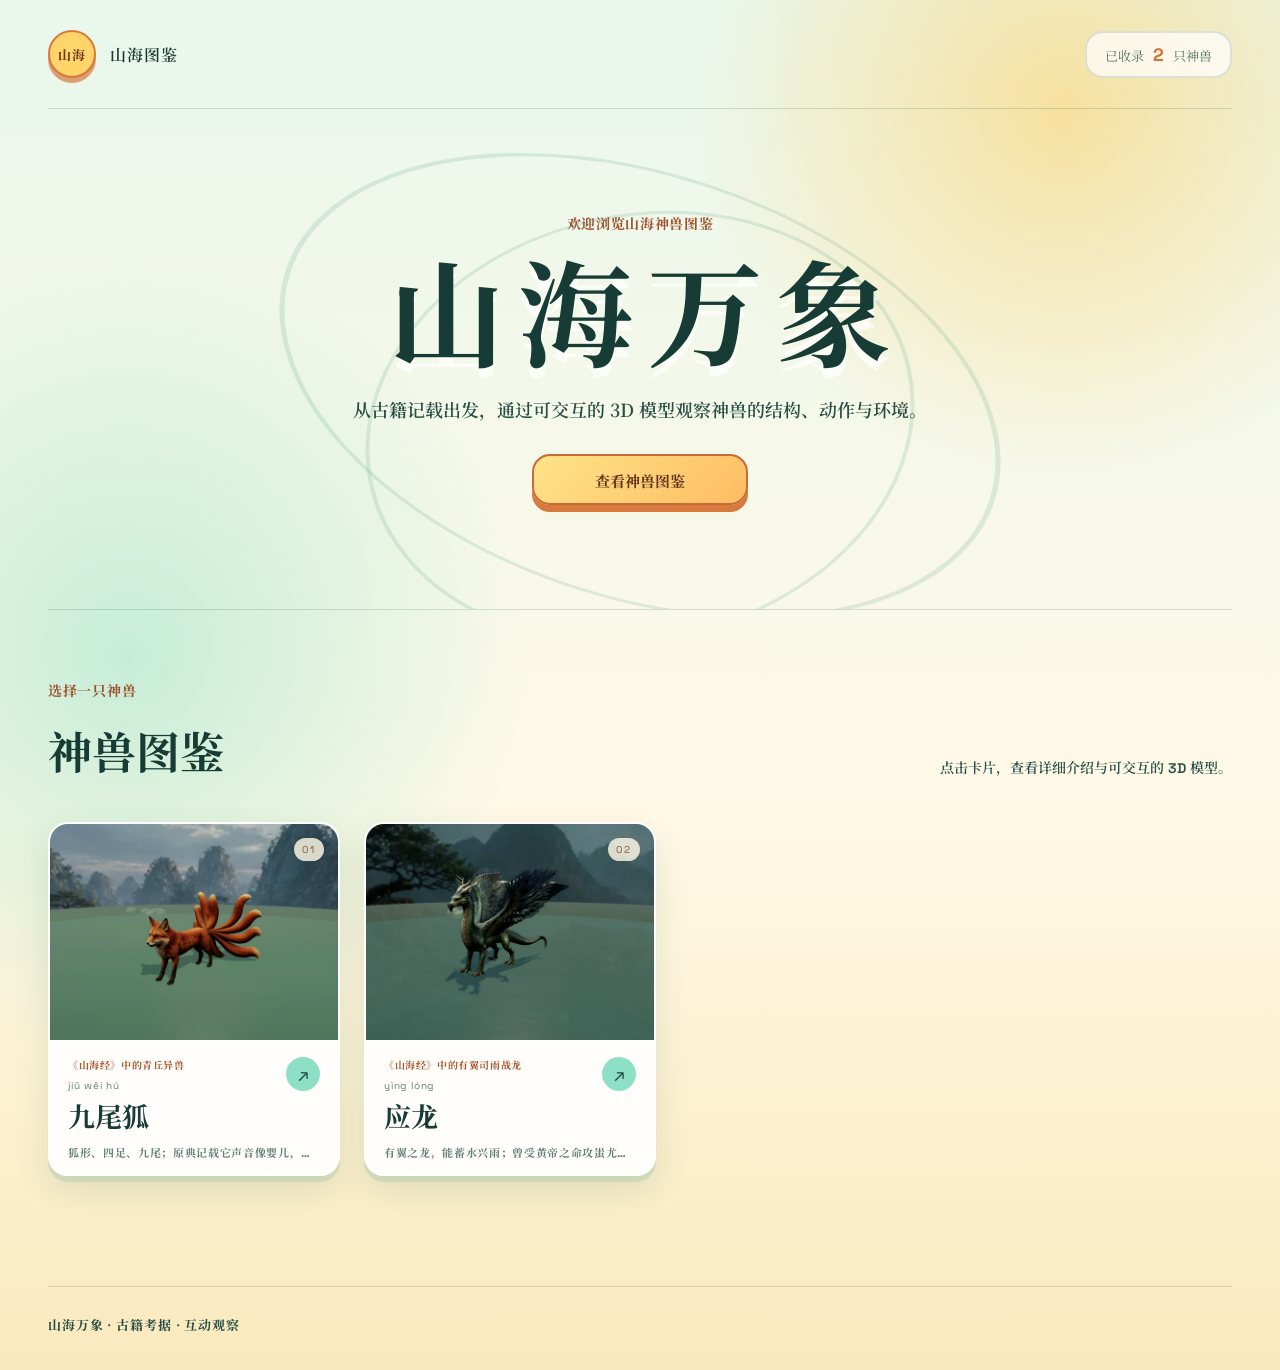
<file: index.html>
<!doctype html>
<html lang="zh-CN">
  <head>
    <meta charset="UTF-8" />
    <meta name="viewport" content="width=device-width, initial-scale=1" />
    <meta
      name="description"
      content="山海万象儿童可读 3D 神兽图鉴：提供神兽名拼音、详细介绍、语音朗读、动作观察与鼠标互动。"
    />
    <title>山海万象 · Shanhaiworld</title>
    <link rel="icon" href="./assets/favicon.svg" type="image/svg+xml" />
    <link rel="stylesheet" href="./assets/css/site.css?v=20260815-home-preview-1" />
  </head>
  <body class="home-page kid-home">
    <header class="site-header">
      <a class="brand" href="./index.html" aria-label="山海万象首页">
        <span class="brand-mark">山海</span>
        <span class="brand-name"><span>山海图鉴</span></span>
      </a>
      <div class="catalog-count" aria-live="polite">
        已收录 <strong id="collection-count">0</strong> 只神兽
      </div>
    </header>

    <main>
      <section class="hero" aria-labelledby="hero-title">
        <p class="eyebrow"><span>欢迎浏览山海神兽图鉴</span></p>
        <h1 id="hero-title">山海万象</h1>
        <p class="hero-copy">
          <span>从古籍记载出发，通过可交互的 3D 模型观察神兽的结构、动作与环境。</span>
        </p>
        <a class="hero-link" href="#collection-grid"><span>查看神兽图鉴</span></a>
      </section>

      <section class="catalog-section" aria-labelledby="catalog-title">
        <div class="section-heading">
          <div>
            <p class="eyebrow"><span>选择一只神兽</span></p>
            <h2 id="catalog-title">神兽图鉴</h2>
          </div>
          <p><span>点击卡片，查看详细介绍与可交互的 3D 模型。</span></p>
        </div>

        <div id="collection-grid" class="collection-grid" aria-live="polite"></div>

        <div id="empty-state" class="empty-state" hidden>
          <span class="empty-orbit" aria-hidden="true"></span>
          <h3>神兽正在苏醒</h3>
          <p>使用 <code>$shanhai3d 神兽名称</code> 创建第一只神兽。</p>
        </div>
      </section>
    </main>

    <footer class="site-footer">
      <span class="footer-copy"><b>山海万象 · 古籍考据 · 互动观察</b></span>
    </footer>

    <noscript>此网站需要启用 JavaScript 才能加载神兽图鉴。</noscript>
    <script type="module" src="./assets/js/home.js?v=20260815-kids-4"></script>
  </body>
</html>
</file>
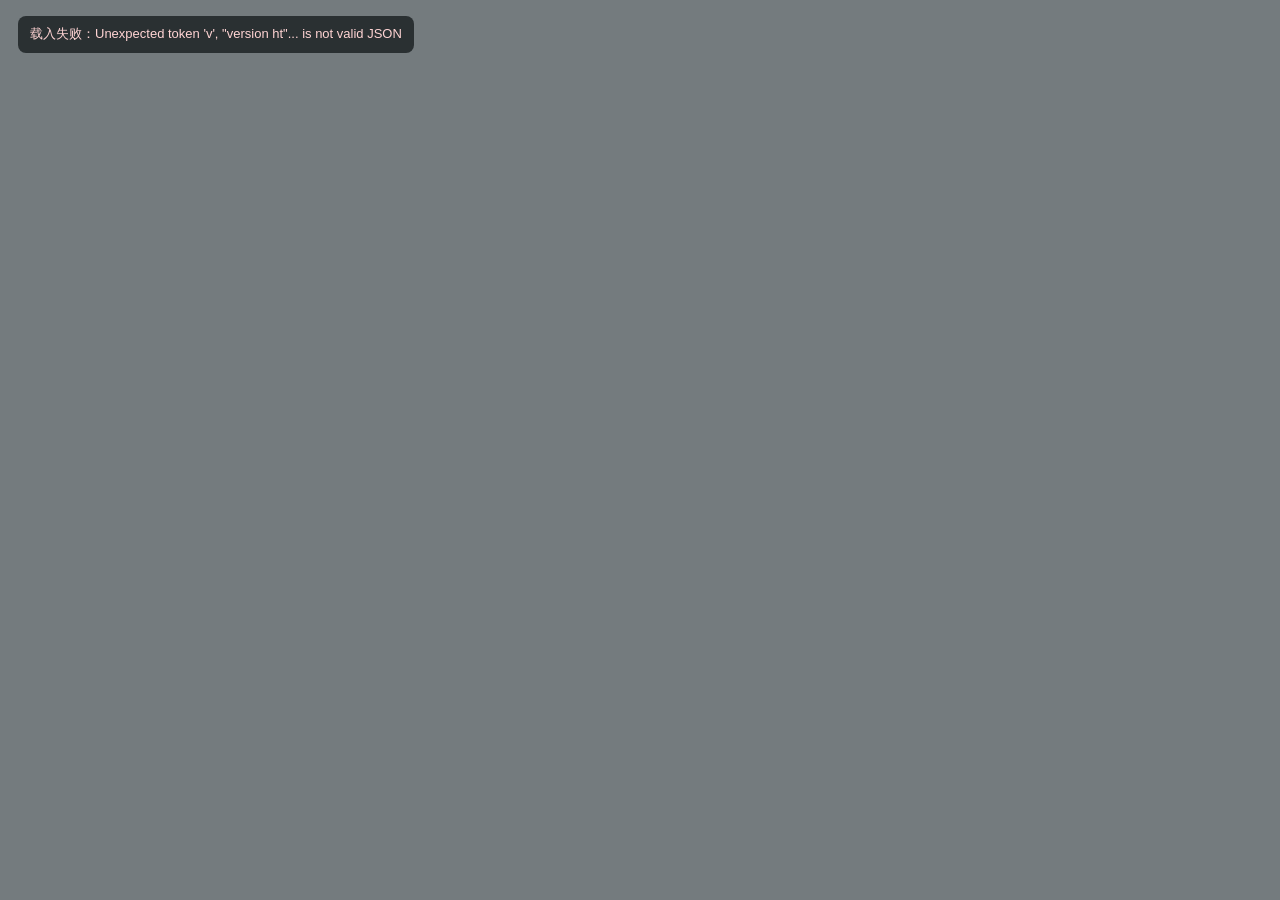
<file: collections/jiuweihu/reports/model-qc-viewer.html>
<!doctype html>
<html lang="zh-CN">
<head>
  <meta charset="utf-8">
  <meta name="viewport" content="width=device-width, initial-scale=1">
  <title>九尾狐 · Rodin 源模型 QC</title>
  <style>
    html, body { width: 100%; height: 100%; margin: 0; overflow: hidden; background: #697073; }
    canvas { display: block; width: 100%; height: 100%; }
    #status { position: fixed; left: 18px; top: 16px; padding: 9px 12px; border-radius: 8px; color: #f6f1e8; background: rgba(15, 20, 21, .72); font: 13px/1.45 -apple-system, BlinkMacSystemFont, sans-serif; white-space: pre-line; }
    body[data-ready="true"] #status { color: #d9f3df; }
    body[data-error="true"] #status { color: #ffd4d4; }
  </style>
  <script type="importmap">
    {
      "imports": {
        "three": "../../../assets/vendor/three/build/three.module.min.js"
      }
    }
  </script>
</head>
<body data-ready="false" data-error="false">
  <div id="status">正在载入 Rodin 源模型…</div>
  <script type="module">
    import * as THREE from 'three';
    import { GLTFLoader } from '../../../assets/vendor/three/examples/jsm/loaders/GLTFLoader.js';
    import { OrbitControls } from '../../../assets/vendor/three/examples/jsm/controls/OrbitControls.js';

    const query = new URLSearchParams(location.search);
    const yaw = THREE.MathUtils.degToRad(Number(query.get('yaw') || 0));
    const pitch = THREE.MathUtils.degToRad(Number(query.get('pitch') || 7));
    const detail = query.get('detail') || 'full';
    const status = document.querySelector('#status');
    const scene = new THREE.Scene();
    scene.background = new THREE.Color(0x747b7e);
    scene.fog = new THREE.Fog(0x747b7e, 18, 38);

    const camera = new THREE.PerspectiveCamera(31, innerWidth / innerHeight, 0.02, 100);
    const renderer = new THREE.WebGLRenderer({ antialias: true, alpha: false, powerPreference: 'high-performance' });
    renderer.setPixelRatio(Math.min(devicePixelRatio, 2));
    renderer.setSize(innerWidth, innerHeight);
    renderer.outputColorSpace = THREE.SRGBColorSpace;
    renderer.toneMapping = THREE.ACESFilmicToneMapping;
    renderer.toneMappingExposure = 1.05;
    renderer.shadowMap.enabled = true;
    renderer.shadowMap.type = THREE.PCFSoftShadowMap;
    document.body.prepend(renderer.domElement);

    scene.add(new THREE.HemisphereLight(0xc9dddf, 0x4a4038, 2.1));
    const key = new THREE.DirectionalLight(0xffe1b5, 4.0);
    key.position.set(5, 9, 6);
    key.castShadow = true;
    key.shadow.mapSize.set(2048, 2048);
    scene.add(key);
    const rim = new THREE.DirectionalLight(0xa8cfff, 2.0);
    rim.position.set(-7, 5, -6);
    scene.add(rim);

    const ground = new THREE.Mesh(
      new THREE.CircleGeometry(16, 96),
      new THREE.MeshStandardMaterial({ color: 0x596164, roughness: 0.97, metalness: 0 })
    );
    ground.rotation.x = -Math.PI / 2;
    ground.receiveShadow = true;
    scene.add(ground);

    const controls = new OrbitControls(camera, renderer.domElement);
    controls.enableDamping = true;
    controls.dampingFactor = 0.07;
    controls.enablePan = false;

    try {
      const gltf = await new GLTFLoader().loadAsync('../models/raw.glb');
      const model = gltf.scene;
      model.traverse((object) => {
        if (!object.isMesh) return;
        object.castShadow = true;
        object.receiveShadow = true;
        object.frustumCulled = false;
        if (object.material?.map) object.material.map.colorSpace = THREE.SRGBColorSpace;
      });
      scene.add(model);

      let box = new THREE.Box3().setFromObject(model);
      const center = box.getCenter(new THREE.Vector3());
      model.position.set(-center.x, -box.min.y, -center.z);
      model.updateMatrixWorld(true);
      box = new THREE.Box3().setFromObject(model);
      const size = box.getSize(new THREE.Vector3());
      const sphere = box.getBoundingSphere(new THREE.Sphere());
      const target = new THREE.Vector3(0, size.y * 0.46, 0);
      let radius = sphere.radius * 2.55;
      if (detail === 'face') {
        target.set(0, size.y * 0.72, size.z * 0.27);
        radius = sphere.radius * 1.25;
      } else if (detail === 'tails') {
        target.set(0, size.y * 0.58, -size.z * 0.22);
        radius = sphere.radius * 1.38;
      } else if (detail === 'roots') {
        target.set(0, size.y * 0.47, -size.z * 0.11);
        radius = sphere.radius * 0.92;
      }
      camera.position.set(
        target.x + Math.sin(yaw) * Math.cos(pitch) * radius,
        target.y + Math.sin(pitch) * radius,
        target.z + Math.cos(yaw) * Math.cos(pitch) * radius
      );
      camera.lookAt(target);
      controls.target.copy(target);
      controls.minDistance = sphere.radius * 0.5;
      controls.maxDistance = sphere.radius * 4.0;
      controls.update();

      globalThis.__MODEL_QC__ = {
        ready: true,
        yaw: Number(query.get('yaw') || 0),
        detail,
        size: size.toArray(),
        radius: sphere.radius,
        meshes: 1,
        triangles: 91600
      };
      status.textContent = `Rodin source v4 cleaned · ${detail} · yaw ${globalThis.__MODEL_QC__.yaw}°\n91,600 triangles · 4K PBR candidate`;
      document.body.dataset.ready = 'true';
    } catch (error) {
      console.error(error);
      status.textContent = `载入失败：${error.message}`;
      document.body.dataset.error = 'true';
    }

    function render() {
      controls.update();
      renderer.render(scene, camera);
      requestAnimationFrame(render);
    }
    render();

    addEventListener('resize', () => {
      camera.aspect = innerWidth / innerHeight;
      camera.updateProjectionMatrix();
      renderer.setSize(innerWidth, innerHeight);
    });
  </script>
</body>
</html>
</file>
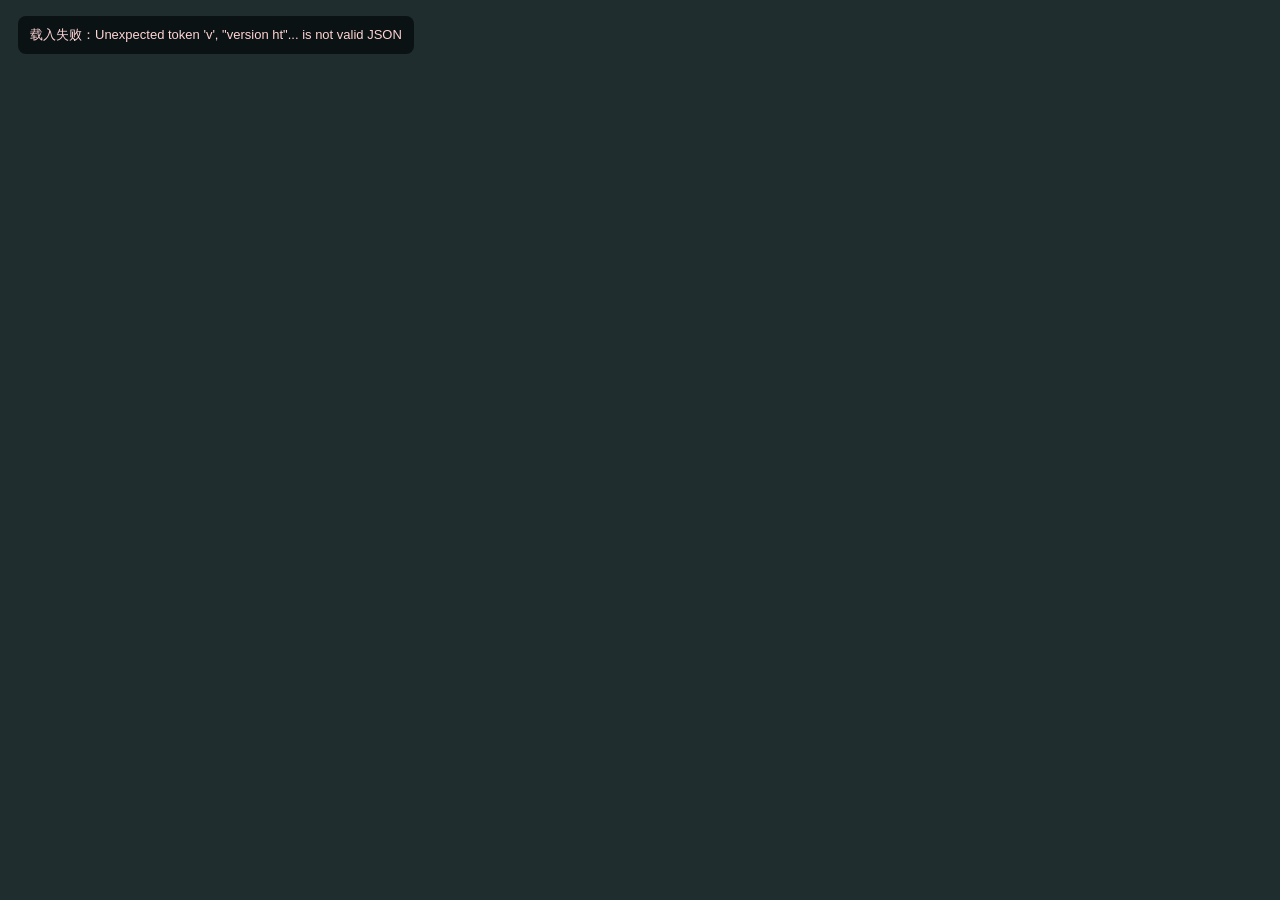
<file: collections/jiuweihu/reports/morph-qc-viewer.html>
<!doctype html>
<html lang="zh-CN">
<head>
  <meta charset="utf-8">
  <meta name="viewport" content="width=device-width, initial-scale=1">
  <title>九尾狐 · Morph 动作 QC</title>
  <style>
    html, body { width: 100%; height: 100%; margin: 0; overflow: hidden; background: #152022; }
    canvas { display: block; width: 100%; height: 100%; }
    #status { position: fixed; left: 18px; top: 16px; z-index: 2; padding: 9px 12px; border-radius: 8px; color: #e4f6e9; background: rgba(6, 12, 13, .80); font: 13px/1.5 -apple-system, BlinkMacSystemFont, sans-serif; white-space: pre-line; }
    body[data-error="true"] #status { color: #ffd4d4; }
  </style>
  <script type="importmap">
    {"imports":{"three":"../../../assets/vendor/three/build/three.module.min.js"}}
  </script>
</head>
<body data-ready="false" data-error="false">
  <div id="status">正在载入 Morph 动作…</div>
  <script type="module">
    import * as THREE from 'three';
    import { GLTFLoader } from '../../../assets/vendor/three/examples/jsm/loaders/GLTFLoader.js';
    import { OrbitControls } from '../../../assets/vendor/three/examples/jsm/controls/OrbitControls.js';

    const query = new URLSearchParams(location.search);
    const clipIndex = Number(query.get('clip') || 0);
    const requestedTime = Number(query.get('time') || 0);
    const yawDegrees = Number(query.get('yaw') || 90);
    const modelFile = query.get('model') || 'morph-v8.glb';
    const yaw = THREE.MathUtils.degToRad(yawDegrees);
    const live = query.get('live') === '1';
    const status = document.querySelector('#status');
    const scene = new THREE.Scene();
    scene.background = new THREE.Color(0x202d2f);
    scene.fog = new THREE.Fog(0x202d2f, 18, 38);
    const camera = new THREE.PerspectiveCamera(32, innerWidth / innerHeight, .02, 100);
    const renderer = new THREE.WebGLRenderer({ antialias: true, powerPreference: 'high-performance' });
    renderer.setPixelRatio(Math.min(devicePixelRatio, 2));
    renderer.setSize(innerWidth, innerHeight);
    renderer.outputColorSpace = THREE.SRGBColorSpace;
    renderer.toneMapping = THREE.ACESFilmicToneMapping;
    renderer.toneMappingExposure = 1.04;
    renderer.shadowMap.enabled = true;
    renderer.shadowMap.type = THREE.PCFSoftShadowMap;
    document.body.prepend(renderer.domElement);
    scene.add(new THREE.HemisphereLight(0xc8e1df, 0x31271f, 2.2));
    const key = new THREE.DirectionalLight(0xffd7a3, 4.2);
    key.position.set(5, 9, 6);
    key.castShadow = true;
    key.shadow.mapSize.set(2048, 2048);
    scene.add(key);
    const rim = new THREE.DirectionalLight(0x76bbed, 2.3);
    rim.position.set(-7, 5, -6);
    scene.add(rim);
    const ground = new THREE.Mesh(new THREE.CircleGeometry(16, 96), new THREE.MeshStandardMaterial({ color: 0x2b3a3c, roughness: .98 }));
    ground.rotation.x = -Math.PI / 2;
    ground.receiveShadow = true;
    scene.add(ground);
    const controls = new OrbitControls(camera, renderer.domElement);
    controls.enableDamping = true;
    controls.enablePan = false;
    const clock = new THREE.Clock();
    let mixer = null;

    try {
      const gltf = await new GLTFLoader().loadAsync(`../models/${modelFile}`);
      const model = gltf.scene;
      let mesh = null;
      model.traverse((object) => {
        if (!object.isMesh) return;
        object.castShadow = true;
        object.receiveShadow = true;
        object.frustumCulled = false;
        if (object.material?.map) object.material.map.colorSpace = THREE.SRGBColorSpace;
        if (object.morphTargetInfluences) mesh = object;
      });
      scene.add(model);
      mixer = new THREE.AnimationMixer(model);
      const clip = gltf.animations[Math.max(0, Math.min(clipIndex, gltf.animations.length - 1))];
      const action = mixer.clipAction(clip);
      action.play();
      const time = Math.max(0, Math.min(requestedTime, Math.max(0, clip.duration - .001)));
      mixer.setTime(time);
      model.updateMatrixWorld(true);
      let box = new THREE.Box3().setFromObject(model);
      const center = box.getCenter(new THREE.Vector3());
      model.position.set(-center.x, -box.min.y, -center.z);
      model.updateMatrixWorld(true);
      box = new THREE.Box3().setFromObject(model);
      const size = box.getSize(new THREE.Vector3());
      const sphere = box.getBoundingSphere(new THREE.Sphere());
      const target = new THREE.Vector3(0, size.y * .48, 0);
      const radius = sphere.radius * 2.62;
      camera.position.set(target.x + Math.sin(yaw) * radius, target.y + radius * .08, target.z + Math.cos(yaw) * radius);
      camera.lookAt(target);
      controls.target.copy(target);
      controls.minDistance = sphere.radius * .7;
      controls.maxDistance = sphere.radius * 4;
      controls.update();
      globalThis.__MORPH_QC__ = {
        ready: true,
        mode: 'morph',
        clip: clip.name,
        clipIndex,
        duration: clip.duration,
        time,
        yaw: yawDegrees,
        live,
        morphTargets: mesh ? Object.keys(mesh.morphTargetDictionary || {}) : [],
        weights: mesh?.morphTargetInfluences?.slice() || []
      };
      status.textContent = `${clip.name} · morph fallback\n16 semantic targets · t=${time.toFixed(2)}s / ${clip.duration.toFixed(2)}s · yaw ${yawDegrees}°`;
      document.body.dataset.ready = 'true';
    } catch (error) {
      console.error(error);
      status.textContent = `载入失败：${error.message}`;
      document.body.dataset.error = 'true';
    }

    function render() {
      const delta = clock.getDelta();
      if (live && mixer) mixer.update(delta);
      controls.update();
      renderer.render(scene, camera);
      requestAnimationFrame(render);
    }
    render();
    addEventListener('resize', () => {
      camera.aspect = innerWidth / innerHeight;
      camera.updateProjectionMatrix();
      renderer.setSize(innerWidth, innerHeight);
    });
  </script>
</body>
</html>
</file>
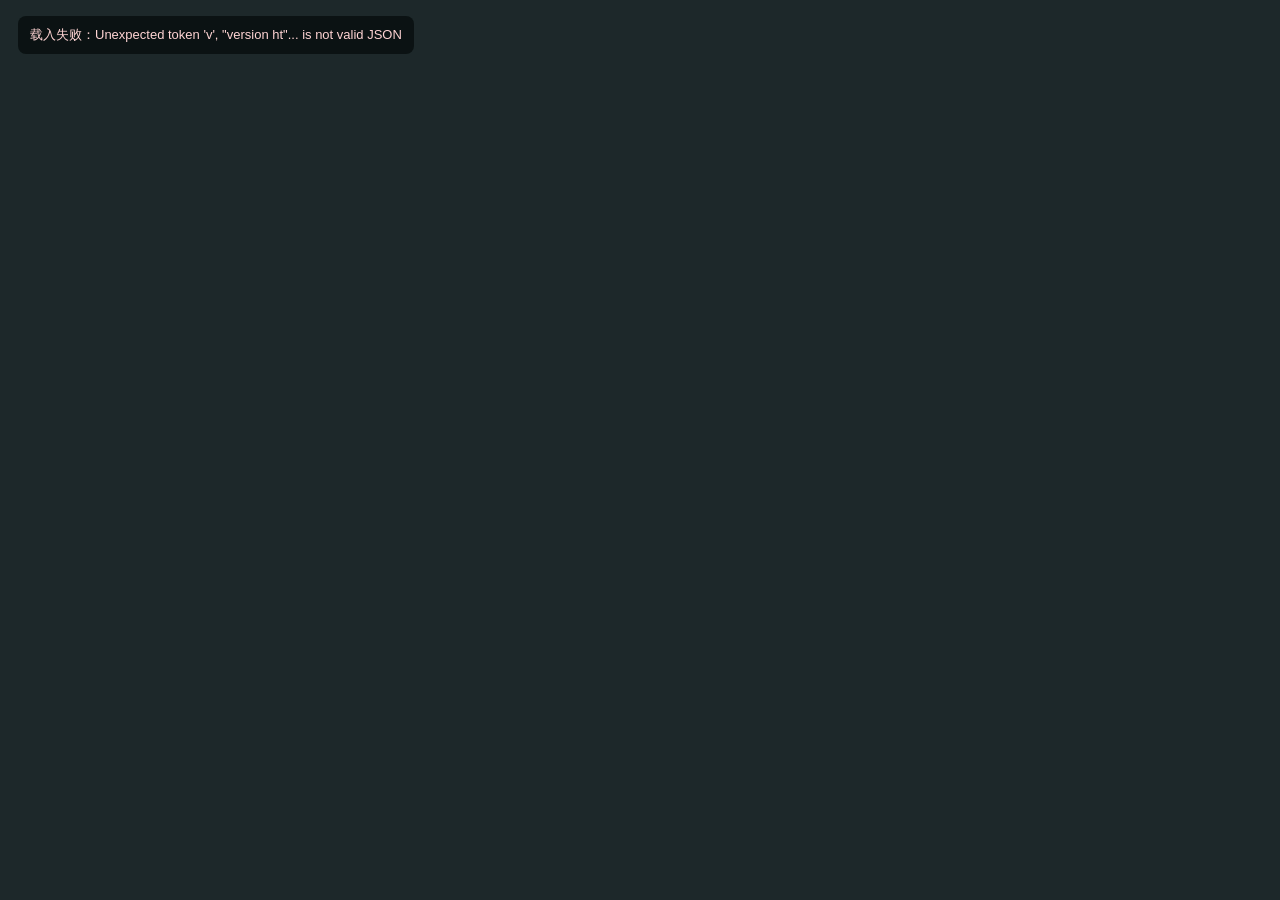
<file: collections/jiuweihu/reports/rig-qc-viewer.html>
<!doctype html>
<html lang="zh-CN">
<head>
  <meta charset="utf-8">
  <meta name="viewport" content="width=device-width, initial-scale=1">
  <title>九尾狐 · 四足骨骼 QC</title>
  <style>
    html, body { width: 100%; height: 100%; margin: 0; overflow: hidden; background: #11191b; }
    canvas { display: block; width: 100%; height: 100%; }
    #status { position: fixed; left: 18px; top: 16px; z-index: 2; padding: 9px 12px; border-radius: 8px; color: #e6f5ea; background: rgba(7, 13, 14, .78); font: 13px/1.5 -apple-system, BlinkMacSystemFont, sans-serif; white-space: pre-line; }
    body[data-error="true"] #status { color: #ffd4d4; }
  </style>
  <script type="importmap">
    {"imports":{"three":"../../../assets/vendor/three/build/three.module.min.js"}}
  </script>
</head>
<body data-ready="false" data-error="false">
  <div id="status">正在载入 Tripo 四足骨骼…</div>
  <script type="module">
    import * as THREE from 'three';
    import { GLTFLoader } from '../../../assets/vendor/three/examples/jsm/loaders/GLTFLoader.js';
    import { OrbitControls } from '../../../assets/vendor/three/examples/jsm/controls/OrbitControls.js';

    const query = new URLSearchParams(location.search);
    const yawDegrees = Number(query.get('yaw') || 90);
    const yaw = THREE.MathUtils.degToRad(yawDegrees);
    const time = Number(query.get('time') || 0);
    const live = query.get('live') === '1';
    const showSkeleton = query.get('skeleton') === '1';
    const status = document.querySelector('#status');
    const scene = new THREE.Scene();
    scene.background = new THREE.Color(0x1d282a);
    scene.fog = new THREE.Fog(0x1d282a, 18, 38);

    const camera = new THREE.PerspectiveCamera(32, innerWidth / innerHeight, .02, 100);
    const renderer = new THREE.WebGLRenderer({ antialias: true, powerPreference: 'high-performance' });
    renderer.setPixelRatio(Math.min(devicePixelRatio, 2));
    renderer.setSize(innerWidth, innerHeight);
    renderer.outputColorSpace = THREE.SRGBColorSpace;
    renderer.toneMapping = THREE.ACESFilmicToneMapping;
    renderer.toneMappingExposure = 1.03;
    renderer.shadowMap.enabled = true;
    renderer.shadowMap.type = THREE.PCFSoftShadowMap;
    document.body.prepend(renderer.domElement);

    scene.add(new THREE.HemisphereLight(0xc7e4e5, 0x30291f, 2.2));
    const key = new THREE.DirectionalLight(0xffd7a3, 4.2);
    key.position.set(5, 9, 6);
    key.castShadow = true;
    key.shadow.mapSize.set(2048, 2048);
    scene.add(key);
    const rim = new THREE.DirectionalLight(0x70b9e8, 2.3);
    rim.position.set(-7, 4, -6);
    scene.add(rim);
    const ground = new THREE.Mesh(new THREE.CircleGeometry(16, 96), new THREE.MeshStandardMaterial({ color: 0x273638, roughness: .98 }));
    ground.rotation.x = -Math.PI / 2;
    ground.receiveShadow = true;
    scene.add(ground);

    const controls = new OrbitControls(camera, renderer.domElement);
    controls.enableDamping = true;
    controls.enablePan = false;
    const clock = new THREE.Clock();
    let mixer = null;

    try {
      const gltf = await new GLTFLoader().loadAsync('../models/rigged-walk-v1.glb');
      const model = gltf.scene;
      let skinned = null;
      model.traverse((object) => {
        if (object.isMesh) {
          object.castShadow = true;
          object.receiveShadow = true;
          object.frustumCulled = false;
          if (object.material?.map) object.material.map.colorSpace = THREE.SRGBColorSpace;
        }
        if (object.isSkinnedMesh) skinned = object;
      });
      scene.add(model);
      mixer = new THREE.AnimationMixer(model);
      const clip = gltf.animations[0];
      const action = mixer.clipAction(clip);
      action.play();
      mixer.setTime(Math.max(0, Math.min(time, clip.duration)));
      model.updateMatrixWorld(true);
      if (showSkeleton && skinned) {
        const helper = new THREE.SkeletonHelper(skinned);
        helper.material.depthTest = false;
        helper.material.transparent = true;
        helper.material.opacity = .95;
        helper.renderOrder = 20;
        scene.add(helper);
      }

      let box = new THREE.Box3().setFromObject(model);
      const center = box.getCenter(new THREE.Vector3());
      model.position.set(-center.x, -box.min.y, -center.z);
      model.updateMatrixWorld(true);
      box = new THREE.Box3().setFromObject(model);
      const size = box.getSize(new THREE.Vector3());
      const sphere = box.getBoundingSphere(new THREE.Sphere());
      const target = new THREE.Vector3(0, size.y * .48, 0);
      const radius = sphere.radius * 2.6;
      camera.position.set(target.x + Math.sin(yaw) * radius, target.y + radius * .08, target.z + Math.cos(yaw) * radius);
      camera.lookAt(target);
      controls.target.copy(target);
      controls.minDistance = sphere.radius * .7;
      controls.maxDistance = sphere.radius * 4;
      controls.update();
      globalThis.__RIG_QC__ = {
        ready: true,
        skin: Boolean(skinned),
        joints: skinned?.skeleton.bones.length || 0,
        clip: clip.name,
        duration: clip.duration,
        time,
        yaw: yawDegrees,
        live,
        skeleton: showSkeleton,
        bones: skinned?.skeleton.bones.map((bone) => bone.name) || []
      };
      status.textContent = `Tripo quadruped · ${clip.name}\n60 joints · t=${time.toFixed(2)}s / ${clip.duration.toFixed(2)}s · yaw ${yawDegrees}°${showSkeleton ? ' · skeleton' : ''}`;
      document.body.dataset.ready = 'true';
    } catch (error) {
      console.error(error);
      status.textContent = `载入失败：${error.message}`;
      document.body.dataset.error = 'true';
    }

    function render() {
      const delta = clock.getDelta();
      if (live && mixer) mixer.update(delta);
      controls.update();
      renderer.render(scene, camera);
      requestAnimationFrame(render);
    }
    render();
    addEventListener('resize', () => {
      camera.aspect = innerWidth / innerHeight;
      camera.updateProjectionMatrix();
      renderer.setSize(innerWidth, innerHeight);
    });
  </script>
</body>
</html>
</file>
<file: assets/css/site.css>
@import url("https://fonts.googleapis.com/css2?family=Noto+Serif+SC:wght@400;500;600;700&family=Space+Grotesk:wght@400;500;600&display=swap");

:root {
  color-scheme: dark;
  --ink: #07100e;
  --ink-soft: #0c1815;
  --paper: #e8e0ce;
  --paper-dim: #a8a18f;
  --jade: #66d8b5;
  --jade-deep: #194d41;
  --bronze: #c79358;
  --line: rgba(225, 214, 190, 0.18);
  --panel: rgba(8, 18, 15, 0.74);
  --shadow: 0 24px 80px rgba(0, 0, 0, 0.34);
  font-family: "Space Grotesk", "Noto Serif SC", sans-serif;
  background: var(--ink);
  color: var(--paper);
}

* {
  box-sizing: border-box;
}

html {
  scroll-behavior: smooth;
}

body {
  min-width: 1100px;
  min-height: 100vh;
  margin: 0;
  background:
    radial-gradient(circle at 72% 8%, rgba(30, 96, 77, 0.18), transparent 33rem),
    radial-gradient(circle at 10% 45%, rgba(143, 96, 50, 0.12), transparent 27rem),
    var(--ink);
  color: var(--paper);
}

a {
  color: inherit;
  text-decoration: none;
}

button,
select {
  font: inherit;
}

.site-header,
.viewer-header {
  position: relative;
  z-index: 20;
  display: flex;
  align-items: center;
  justify-content: space-between;
}

.site-header {
  width: min(1500px, calc(100% - 96px));
  margin: 0 auto;
  padding: 30px 0;
  border-bottom: 1px solid var(--line);
}

.brand {
  display: inline-flex;
  align-items: center;
  gap: 14px;
  letter-spacing: 0.06em;
}

.brand-mark {
  display: grid;
  width: 48px;
  height: 48px;
  place-items: center;
  border: 1px solid rgba(199, 147, 88, 0.65);
  border-radius: 50%;
  color: var(--bronze);
  font-family: "Noto Serif SC", serif;
  font-size: 13px;
}

.brand-name {
  font-size: 14px;
  font-weight: 600;
  text-transform: uppercase;
}

.catalog-count {
  color: var(--paper-dim);
  font-size: 13px;
}

.catalog-count strong {
  margin: 0 6px;
  color: var(--jade);
  font-size: 18px;
}

.hero {
  position: relative;
  display: grid;
  min-height: 610px;
  align-content: center;
  justify-items: center;
  overflow: hidden;
  text-align: center;
}

.hero::before,
.hero::after {
  position: absolute;
  width: 420px;
  height: 420px;
  border: 1px solid rgba(102, 216, 181, 0.1);
  border-radius: 50%;
  content: "";
}

.hero::before {
  top: 64px;
  transform: rotate(18deg) scaleX(1.75);
}

.hero::after {
  top: 105px;
  transform: rotate(-12deg) scaleX(1.3);
}

.eyebrow {
  margin: 0 0 18px;
  color: var(--bronze);
  font-size: 11px;
  font-weight: 600;
  letter-spacing: 0.28em;
  text-transform: uppercase;
}

.hero h1 {
  z-index: 1;
  margin: 0;
  font-family: "Noto Serif SC", serif;
  font-size: clamp(100px, 11vw, 178px);
  font-weight: 500;
  letter-spacing: 0.12em;
  line-height: 1;
  text-indent: 0.12em;
  text-shadow: 0 14px 70px rgba(96, 214, 180, 0.1);
}

.hero h1 ruby rt {
  color: var(--bronze);
  font-family: "Space Grotesk", sans-serif;
  font-size: 0.11em;
  letter-spacing: 0.08em;
}

.hero-copy {
  z-index: 1;
  width: 540px;
  margin: 30px auto 0;
  color: var(--paper-dim);
  font-family: "Noto Serif SC", serif;
  font-size: 17px;
  line-height: 1.9;
}

.hero-copy small,
.section-heading > p small {
  display: block;
  color: var(--bronze);
  font-family: "Space Grotesk", sans-serif;
  font-size: 10px;
  letter-spacing: 0.04em;
}

.hero-link {
  z-index: 1;
  margin-top: 38px;
  padding: 13px 24px;
  border: 1px solid rgba(102, 216, 181, 0.36);
  border-radius: 999px;
  color: var(--jade);
  font-size: 12px;
  letter-spacing: 0.14em;
  transition: 180ms ease;
}

.hero-link small {
  display: block;
  margin: 0 0 3px;
  font-size: 9px;
  letter-spacing: 0.03em;
}

.hero-link:hover {
  border-color: var(--jade);
  background: rgba(102, 216, 181, 0.08);
  transform: translateY(-2px);
}

.catalog-section {
  width: min(1500px, calc(100% - 96px));
  margin: 0 auto;
  padding: 110px 0 130px;
  border-top: 1px solid var(--line);
}

.section-heading {
  display: flex;
  align-items: end;
  justify-content: space-between;
  margin-bottom: 40px;
}

.section-heading h2 {
  margin: 0;
  font-family: "Noto Serif SC", serif;
  font-size: 44px;
  font-weight: 500;
}

.section-heading h2 ruby rt {
  color: var(--bronze);
  font-size: 0.24em;
}

.section-heading > p {
  margin: 0 0 5px;
  color: var(--paper-dim);
  font-size: 13px;
}

.collection-grid {
  display: grid;
  grid-template-columns: repeat(3, minmax(0, 1fr));
  gap: 26px;
}

.collection-card {
  display: block;
  overflow: hidden;
  border: 1px solid var(--line);
  border-radius: 3px;
  background: rgba(13, 28, 23, 0.52);
  box-shadow: var(--shadow);
  opacity: 0;
  transform: translateY(18px);
  animation: card-in 560ms calc(var(--card-index) * 70ms) ease forwards;
  transition: border-color 180ms ease, transform 180ms ease;
}

.collection-card:hover {
  border-color: rgba(102, 216, 181, 0.45);
  transform: translateY(-5px);
}

.collection-card-media {
  position: relative;
  height: 360px;
  overflow: hidden;
  background:
    radial-gradient(circle at 50% 44%, rgba(102, 216, 181, 0.24), transparent 24%),
    linear-gradient(145deg, #172a23, #090f0d 68%);
}

.collection-card-media::after {
  position: absolute;
  inset: 0;
  background: linear-gradient(180deg, transparent 55%, rgba(4, 9, 7, 0.55));
  content: "";
}

.collection-card-media img {
  width: 100%;
  height: 100%;
  object-fit: cover;
  filter: saturate(0.88) contrast(1.03);
  transition: transform 500ms ease, filter 500ms ease;
}

.collection-card:hover img {
  filter: saturate(1) contrast(1.06);
  transform: scale(1.025);
}

.collection-card-media.is-fallback img {
  display: none;
}

.collection-ordinal {
  position: absolute;
  top: 20px;
  right: 22px;
  z-index: 1;
  color: rgba(232, 224, 206, 0.54);
  font-size: 11px;
  letter-spacing: 0.18em;
}

.collection-card-content {
  position: relative;
  display: flex;
  min-height: 126px;
  align-items: start;
  justify-content: space-between;
  padding: 24px 26px;
}

.collection-card-content p {
  margin: 0 0 7px;
  color: var(--bronze);
  font-size: 10px;
  letter-spacing: 0.14em;
  text-transform: uppercase;
}

.collection-card-content h3 {
  margin: 0;
  font-family: "Noto Serif SC", serif;
  font-size: 26px;
  font-weight: 500;
}

.collection-card-pinyin {
  display: block;
  margin-bottom: 4px;
  color: var(--bronze);
  font-size: 10px;
  letter-spacing: 0.08em;
}

.collection-card-subtitle-pinyin {
  display: block;
  margin-bottom: 3px;
  color: var(--bronze);
  font-size: 9px;
  letter-spacing: 0.04em;
}

.collection-card-content .collection-summary {
  position: absolute;
  right: 26px;
  bottom: 22px;
  left: 26px;
  overflow: hidden;
  margin: 0;
  color: var(--paper-dim);
  font-size: 12px;
  letter-spacing: 0;
  text-overflow: ellipsis;
  text-transform: none;
  white-space: nowrap;
}

.card-arrow {
  color: var(--jade);
  font-size: 22px;
}

.empty-state {
  position: relative;
  display: grid;
  min-height: 300px;
  place-items: center;
  align-content: center;
  border: 1px dashed rgba(102, 216, 181, 0.25);
  background: rgba(10, 23, 19, 0.36);
  text-align: center;
}

.empty-state[hidden] {
  display: none;
}

.empty-state h3 {
  margin: 20px 0 8px;
  font-family: "Noto Serif SC", serif;
  font-size: 26px;
  font-weight: 500;
}

.empty-state p {
  margin: 0;
  color: var(--paper-dim);
}

.empty-state code {
  color: var(--jade);
}

.empty-orbit {
  width: 54px;
  height: 54px;
  border: 1px solid rgba(102, 216, 181, 0.46);
  border-radius: 50%;
  box-shadow: inset 0 0 24px rgba(102, 216, 181, 0.08);
}

.site-footer {
  display: flex;
  width: min(1500px, calc(100% - 96px));
  align-items: center;
  justify-content: space-between;
  margin: 0 auto;
  padding: 28px 0 36px;
  border-top: 1px solid var(--line);
  color: var(--paper-dim);
  font-size: 11px;
  letter-spacing: 0.08em;
  text-transform: uppercase;
}

/* Child-friendly catalog */

.home-page.kid-home {
  color-scheme: light;
  background:
    radial-gradient(circle at 83% 8%, rgba(255, 208, 105, 0.58), transparent 23rem),
    radial-gradient(circle at 10% 48%, rgba(130, 222, 195, 0.44), transparent 25rem),
    linear-gradient(180deg, #e9f7ec 0%, #fff9e7 58%, #f9e9bd 100%);
  color: #173c35;
}

.home-page.kid-home .site-header {
  border-color: rgba(35, 91, 76, 0.18);
}

.home-page.kid-home .brand-mark {
  border: 2px solid #d8793d;
  background: #ffd56a;
  box-shadow: 0 5px 0 rgba(216, 121, 61, 0.7);
  color: #6b371d;
  font-weight: 700;
}

.home-page.kid-home .brand-name {
  display: grid;
  color: #173c35;
  font-family: "Noto Serif SC", serif;
  font-size: 16px;
  text-transform: none;
}

.home-page.kid-home .brand-name small {
  color: #638079;
  font-family: "Space Grotesk", sans-serif;
  font-size: 9px;
  font-weight: 500;
}

.home-page.kid-home .catalog-count {
  padding: 10px 18px;
  border: 2px solid rgba(35, 91, 76, 0.15);
  border-radius: 18px;
  background: rgba(255, 255, 255, 0.7);
  color: #51756d;
}

.home-page.kid-home .catalog-count strong {
  color: #d66f37;
}

.home-page.kid-home .hero {
  min-height: 500px;
}

.home-page.kid-home .hero::before,
.home-page.kid-home .hero::after {
  border-width: 3px;
  border-color: rgba(42, 137, 109, 0.14);
}

.home-page.kid-home .eyebrow {
  color: #9e542f;
  font-family: "Noto Serif SC", serif;
  font-size: 14px;
  font-weight: 700;
  letter-spacing: 0.05em;
  text-transform: none;
}

.home-page.kid-home .eyebrow small {
  display: block;
  margin: 0 0 3px;
  color: #638079;
  font-family: "Space Grotesk", sans-serif;
  font-size: 9px;
  font-weight: 500;
  letter-spacing: 0.04em;
}

.home-page.kid-home .hero h1 {
  color: #173c35;
  font-size: clamp(94px, 9vw, 144px);
  font-weight: 700;
  text-shadow: 0 10px 0 rgba(255, 255, 255, 0.72);
}

.home-page.kid-home .hero h1 ruby rt,
.home-page.kid-home .section-heading h2 ruby rt {
  color: #bd6234;
}

.home-page.kid-home .hero-copy {
  width: min(640px, calc(100% - 48px));
  margin-top: 26px;
  color: #294f47;
  font-size: 18px;
  font-weight: 600;
}

.home-page.kid-home .hero-copy small,
.home-page.kid-home .section-heading > p small {
  color: #638079;
}

.home-page.kid-home .hero-link {
  min-width: 216px;
  margin-top: 28px;
  padding: 14px 26px 12px;
  border: 2px solid #c66b39;
  border-radius: 18px;
  background: linear-gradient(135deg, #ffe388, #ffbd62);
  box-shadow: 0 7px 0 #d8793d;
  color: #63361f;
  font-family: "Noto Serif SC", serif;
  font-size: 15px;
  font-weight: 700;
  letter-spacing: 0;
}

.home-page.kid-home .hero-link:hover {
  border-color: #c66b39;
  background: linear-gradient(135deg, #ffe99f, #ffc978);
  transform: translateY(-2px);
}

.home-page.kid-home .catalog-section {
  padding: 70px 0 110px;
  border-color: rgba(35, 91, 76, 0.18);
}

.home-page.kid-home .section-heading h2 {
  color: #173c35;
  font-weight: 700;
}

.home-page.kid-home .section-heading > p {
  color: #294f47;
  font-size: 14px;
  font-weight: 600;
}

.home-page.kid-home .collection-card {
  overflow: hidden;
  border: 2px solid rgba(255, 255, 255, 0.94);
  border-radius: 20px;
  background: rgba(255, 255, 255, 0.9);
  box-shadow: 0 6px 0 rgba(96, 177, 151, 0.2), 0 14px 32px rgba(57, 112, 95, 0.14);
  transition: border-color 180ms ease, box-shadow 180ms ease, transform 180ms ease;
}

.home-page.kid-home .collection-card:hover {
  border-color: #fff;
  box-shadow: 0 8px 0 rgba(96, 177, 151, 0.24), 0 18px 38px rgba(57, 112, 95, 0.18);
}

.home-page.kid-home .collection-grid {
  grid-template-columns: repeat(auto-fit, minmax(min(260px, 100%), 292px));
  justify-content: start;
  gap: 24px;
}

.home-page.kid-home .collection-card-media {
  height: auto;
  aspect-ratio: 4 / 3;
  background: linear-gradient(145deg, #caefdf, #fbe5a8);
}

.home-page.kid-home .collection-card-media::after {
  background: linear-gradient(180deg, transparent 76%, rgba(20, 70, 57, 0.14));
}

.home-page.kid-home .collection-card-media img {
  filter: saturate(1.08) contrast(1.02);
}

.home-page.kid-home .collection-ordinal {
  top: 14px;
  right: 14px;
  padding: 5px 8px;
  border-radius: 999px;
  background: rgba(255, 249, 231, 0.82);
  color: #8a5637;
  font-size: 10px;
}

.home-page.kid-home .collection-card-content {
  min-height: 134px;
  padding: 17px 18px 20px;
}

.home-page.kid-home .collection-card-content p {
  color: #a95a30;
  font-size: 10px;
  font-weight: 700;
  letter-spacing: 0.06em;
  text-transform: none;
}

.home-page.kid-home .collection-card-content h3 {
  color: #173c35;
  font-size: 27px;
  font-weight: 700;
}

.home-page.kid-home .collection-card-pinyin,
.home-page.kid-home .collection-card-content .collection-summary {
  color: #638079;
}

.home-page.kid-home .collection-card-content .collection-summary {
  right: 18px;
  bottom: 14px;
  left: 18px;
  font-size: 11px;
}

.home-page.kid-home .card-arrow {
  display: grid;
  width: 34px;
  height: 34px;
  place-items: center;
  border-radius: 50%;
  background: #8de0c6;
  color: #174c40;
  font-size: 18px;
}

.home-page.kid-home .site-footer {
  border-color: rgba(35, 91, 76, 0.18);
  color: #638079;
  text-transform: none;
}

.home-page.kid-home .footer-copy {
  display: grid;
  gap: 4px;
}

.home-page.kid-home .footer-copy small {
  font-size: 10px;
  font-weight: 500;
}

.home-page.kid-home .footer-copy b {
  color: #294f47;
  font-family: "Noto Serif SC", serif;
  font-size: 13px;
}

/* Individual collection viewer */

.collection-page {
  overflow: hidden;
  background: #070c0b;
}

.kid-guide {
  display: none;
}

.hanzi-line,
.pinyin-line {
  display: block;
}

.pinyin-line,
ruby rt {
  font-family: "Space Grotesk", sans-serif;
  font-weight: 500;
  letter-spacing: 0.04em;
}

ruby {
  ruby-position: over;
}

ruby rt {
  font-size: 0.26em;
}

.bilingual-button small,
.voice-copy small,
.viewer-controls label small,
.mouse-hint small {
  display: block;
  font-size: 10px;
  line-height: 1.3;
}

.voice-button,
.voice-status,
.action-message {
  display: none;
}

.collection-page[data-preview-mode="true"] .viewer-header,
.collection-page[data-preview-mode="true"] .creature-panel,
.collection-page[data-preview-mode="true"] .viewer-controls,
.collection-page[data-preview-mode="true"] .mouse-hint {
  display: none;
}

/* Child-friendly collection experience */

.collection-page[data-kid-mode="true"] {
  --kid-ink: #173c35;
  --kid-muted: #51756d;
  --kid-cream: rgba(255, 249, 231, 0.95);
  --kid-yellow: #ffd56a;
  --kid-orange: #ee8a4c;
  --kid-mint: #8de0c6;
  --kid-line: rgba(35, 91, 76, 0.2);
}

.collection-page[data-kid-mode="true"] .kid-guide {
  position: fixed;
  top: 24px;
  left: 50%;
  z-index: 18;
  display: flex;
  gap: 10px;
  pointer-events: none;
  transform: translateX(-50%);
}

.collection-page[data-kid-mode="true"] .kid-guide div {
  display: grid;
  min-width: 132px;
  grid-template-columns: auto 1fr;
  column-gap: 8px;
  align-items: center;
  padding: 9px 14px;
  border: 2px solid rgba(255, 255, 255, 0.64);
  border-radius: 18px;
  background: var(--kid-cream);
  box-shadow: 0 10px 28px rgba(15, 53, 43, 0.2);
  color: var(--kid-ink);
  backdrop-filter: blur(14px);
}

.collection-page[data-kid-mode="true"] .kid-guide div > span {
  grid-row: 1 / span 2;
  font-size: 22px;
}

.collection-page[data-kid-mode="true"] .kid-guide b {
  font-family: "Noto Serif SC", serif;
  font-size: 14px;
  font-weight: 700;
  line-height: 1.25;
}

.collection-page[data-kid-mode="true"] .kid-guide small {
  color: var(--kid-muted);
  font-size: 9px;
}

.collection-page[data-kid-mode="true"] .back-link {
  display: grid;
  min-width: 122px;
  padding: 9px 16px;
  border: 2px solid rgba(255, 255, 255, 0.58);
  border-radius: 18px;
  background: var(--kid-cream);
  color: var(--kid-ink);
  text-align: center;
}

.collection-page[data-kid-mode="true"] .back-link small {
  color: var(--kid-muted);
}

.collection-page[data-kid-mode="true"] .creature-panel {
  bottom: 28px;
  left: 28px;
  width: 410px;
  max-height: calc(100vh - 150px);
  overflow: auto;
  padding: 26px 28px 24px;
  border: 3px solid rgba(255, 255, 255, 0.6);
  border-radius: 28px;
  background: var(--kid-cream);
  box-shadow: 0 24px 70px rgba(8, 42, 34, 0.26);
  color: var(--kid-ink);
  scrollbar-width: thin;
}

.collection-page[data-kid-mode="true"] .creature-panel .eyebrow {
  margin-bottom: 11px;
  color: #ae5f2d;
  letter-spacing: 0.04em;
  text-transform: none;
}

.collection-page[data-kid-mode="true"] .creature-panel .eyebrow .hanzi-line {
  font-family: "Noto Serif SC", serif;
  font-size: 14px;
  font-weight: 700;
}

.collection-page[data-kid-mode="true"] .creature-panel .pinyin-line {
  margin-top: 3px;
  color: var(--kid-muted);
  font-size: 10px;
  line-height: 1.45;
}

.collection-page[data-kid-mode="true"] .creature-panel h1 {
  margin-bottom: 20px;
  color: var(--kid-ink);
  font-size: 48px;
  line-height: 1.05;
}

.collection-page[data-kid-mode="true"] .creature-panel h1 rt {
  color: #bf6c38;
}

.collection-page[data-kid-mode="true"] .creature-panel > p:not(.eyebrow):not(.voice-status) {
  color: var(--kid-ink);
  font-size: 14px;
  line-height: 1.75;
}

.collection-page[data-kid-mode="true"] #creature-summary .pinyin-line {
  margin-top: 7px;
  color: var(--kid-muted);
  font-family: "Space Grotesk", sans-serif;
  font-size: 10px;
  line-height: 1.55;
}

.collection-page[data-kid-mode="true"] .voice-button {
  display: flex;
  width: 100%;
  min-height: 58px;
  align-items: center;
  justify-content: center;
  gap: 12px;
  margin-top: 16px;
  border: 0;
  border-radius: 18px;
  background: linear-gradient(135deg, var(--kid-yellow), #ffb95f);
  box-shadow: 0 8px 0 #d8793d, 0 14px 26px rgba(178, 93, 41, 0.2);
  color: #5e321d;
  cursor: pointer;
  transition: transform 160ms ease, box-shadow 160ms ease;
}

.collection-page[data-kid-mode="true"] .voice-button:hover:not(:disabled) {
  transform: translateY(-2px);
  box-shadow: 0 10px 0 #d8793d, 0 18px 30px rgba(178, 93, 41, 0.24);
}

.collection-page[data-kid-mode="true"] .voice-button:active:not(:disabled) {
  transform: translateY(5px);
  box-shadow: 0 3px 0 #d8793d;
}

.collection-page[data-kid-mode="true"] .voice-button:disabled {
  cursor: wait;
  filter: grayscale(0.45);
  opacity: 0.62;
}

.collection-page[data-kid-mode="true"] .voice-icon {
  font-size: 25px;
}

.collection-page[data-kid-mode="true"] .voice-copy {
  display: grid;
  text-align: left;
}

.collection-page[data-kid-mode="true"] .voice-copy b {
  font-family: "Noto Serif SC", serif;
  font-size: 16px;
}

.collection-page[data-kid-mode="true"] .voice-copy small {
  color: rgba(94, 50, 29, 0.72);
}

.collection-page[data-kid-mode="true"] .voice-status {
  display: block;
  margin: 13px 0 0;
  color: var(--kid-muted);
  font-size: 10px;
  line-height: 1.45;
  text-align: center;
}

.collection-page[data-kid-mode="true"] .creature-facts {
  gap: 11px 16px;
  margin-top: 16px;
  padding-top: 16px;
  border-color: var(--kid-line);
  font-size: 12px;
}

.collection-page[data-kid-mode="true"] .creature-facts dt {
  color: #a7562b;
  font-weight: 700;
}

.collection-page[data-kid-mode="true"] .creature-facts dd {
  color: var(--kid-ink);
}

.collection-page[data-kid-mode="true"] .creature-facts .pinyin-line {
  max-width: 220px;
  margin-top: 2px;
  color: var(--kid-muted);
  font-size: 9px;
  line-height: 1.35;
}

.collection-page[data-kid-mode="true"] .viewer-controls {
  right: 28px;
  bottom: 28px;
  width: 318px;
  gap: 11px;
  padding: 22px;
  border: 3px solid rgba(255, 255, 255, 0.6);
  border-radius: 28px;
  background: var(--kid-cream);
  box-shadow: 0 24px 70px rgba(8, 42, 34, 0.26);
  color: var(--kid-ink);
}

.collection-page[data-kid-mode="true"] .viewer-controls label {
  color: var(--kid-ink);
  font-family: "Noto Serif SC", serif;
  font-size: 15px;
  font-weight: 700;
  letter-spacing: 0;
  text-transform: none;
}

.collection-page[data-kid-mode="true"] .viewer-controls label small {
  margin-top: 3px;
  color: var(--kid-muted);
  font-family: "Space Grotesk", sans-serif;
  font-weight: 500;
}

.collection-page[data-kid-mode="true"] .viewer-controls select,
.collection-page[data-kid-mode="true"] .viewer-controls button {
  min-height: 54px;
  border: 2px solid var(--kid-line);
  border-radius: 16px;
  background: rgba(255, 255, 255, 0.72);
  color: var(--kid-ink);
  font-size: 14px;
  font-weight: 600;
}

.collection-page[data-kid-mode="true"] .viewer-controls select {
  padding: 0 14px;
  border-color: rgba(235, 137, 74, 0.42);
  background: #fffdf5;
}

.collection-page[data-kid-mode="true"] .viewer-controls button {
  display: grid;
  place-content: center;
}

.collection-page[data-kid-mode="true"] .viewer-controls button small {
  margin-top: 2px;
  color: var(--kid-muted);
}

.collection-page[data-kid-mode="true"] .viewer-controls button:first-of-type {
  border-color: rgba(36, 135, 108, 0.25);
  background: linear-gradient(135deg, #c5f2e4, var(--kid-mint));
}

.collection-page[data-kid-mode="true"] .action-message {
  display: block;
  min-height: 76px;
  padding: 12px 14px;
  border: 2px dashed rgba(233, 132, 68, 0.34);
  border-radius: 16px;
  background: rgba(255, 226, 145, 0.28);
  color: var(--kid-ink);
  font-family: "Noto Serif SC", serif;
  font-size: 13px;
  line-height: 1.55;
}

.collection-page[data-kid-mode="true"] .action-message .pinyin-line {
  margin-top: 4px;
  color: var(--kid-muted);
  font-family: "Space Grotesk", sans-serif;
  font-size: 9px;
  line-height: 1.35;
}

.collection-page[data-kid-mode="true"] .mouse-hint {
  top: auto;
  right: auto;
  bottom: 26px;
  left: 50%;
  display: flex;
  gap: 12px;
  color: var(--kid-ink);
  font-size: 11px;
  letter-spacing: 0;
  transform: translateX(-50%);
}

.collection-page[data-kid-mode="true"] .mouse-hint > span {
  min-width: 124px;
  padding: 8px 12px;
  border: 2px solid rgba(255, 255, 255, 0.56);
  border-radius: 14px;
  background: rgba(255, 249, 231, 0.86);
  box-shadow: 0 8px 24px rgba(8, 42, 34, 0.15);
  text-align: center;
  backdrop-filter: blur(10px);
}

.collection-page[data-kid-mode="true"] .mouse-hint small {
  margin-top: 2px;
  color: var(--kid-muted);
  font-size: 8px;
}

.collection-page[data-kid-mode="true"] .loading-state,
.collection-page[data-kid-mode="true"] .viewer-error {
  background:
    radial-gradient(circle at 50% 44%, rgba(141, 224, 198, 0.22), transparent 22rem),
    #102c26;
}

.collection-page[data-kid-mode="true"] .loading-state strong,
.collection-page[data-kid-mode="true"] .viewer-error strong {
  font-size: 30px;
}

.collection-page[data-kid-mode="true"] .loading-state small,
.collection-page[data-kid-mode="true"] .viewer-error small {
  color: var(--kid-yellow);
  font-size: 11px;
}

/* Refined child-readable educational layout */

.collection-page[data-kid-mode="true"] {
  --kid-ink: #183d36;
  --kid-muted: #55746d;
  --kid-cream: rgba(250, 248, 239, 0.96);
  --kid-yellow: #d6aa63;
  --kid-orange: #a85d36;
  --kid-mint: #8fc5b5;
  --kid-line: rgba(30, 77, 65, 0.2);
}

.collection-page[data-kid-mode="true"] .kid-guide {
  gap: 8px;
}

.collection-page[data-kid-mode="true"] .kid-guide div {
  min-width: 146px;
  padding: 9px 14px;
  border: 1px solid rgba(255, 255, 255, 0.78);
  border-radius: 12px;
  box-shadow: 0 8px 24px rgba(15, 53, 43, 0.16);
}

.collection-page[data-kid-mode="true"] .kid-guide div > span {
  font-size: 18px;
  font-weight: 700;
}

.collection-page[data-kid-mode="true"] .kid-guide b {
  font-size: 14px;
}

.collection-page[data-kid-mode="true"] .kid-guide small {
  margin-bottom: 2px;
  font-size: 10px;
}

.collection-page[data-kid-mode="true"] .back-link {
  min-width: 132px;
  border-width: 1px;
  border-radius: 12px;
}

.collection-page[data-kid-mode="true"] .back-link small,
.collection-page[data-kid-mode="true"] .bilingual-button small,
.collection-page[data-kid-mode="true"] .viewer-controls label small,
.collection-page[data-kid-mode="true"] .mouse-hint small {
  margin: 0 0 3px;
  color: var(--kid-muted);
  font-size: 11px;
  line-height: 1.25;
}

.collection-page[data-kid-mode="true"] .creature-panel {
  width: 430px;
  max-height: calc(100vh - 128px);
  padding: 24px 26px;
  border-width: 1px;
  border-radius: 18px;
  box-shadow: 0 18px 54px rgba(8, 42, 34, 0.22);
}

.collection-page[data-kid-mode="true"] .creature-panel .eyebrow .pinyin-line,
.collection-page[data-kid-mode="true"] .creature-panel .pinyin-line {
  margin: 0 0 4px;
  font-size: 11px;
  line-height: 1.35;
}

.collection-page[data-kid-mode="true"] .creature-panel h1 {
  margin: 8px 0 18px;
  font-size: 45px;
}

.collection-page[data-kid-mode="true"] .creature-panel h1 rt {
  font-size: 0.24em;
}

.collection-page[data-kid-mode="true"] .creature-panel > p:not(.eyebrow):not(.voice-status) {
  font-size: 15px;
  line-height: 1.72;
}

.collection-page[data-kid-mode="true"] #creature-summary .pinyin-line {
  margin: 0 0 8px;
  font-size: 11px;
  line-height: 1.48;
}

.collection-page[data-kid-mode="true"] .voice-button {
  min-height: 56px;
  margin-top: 15px;
  border: 1px solid rgba(133, 82, 41, 0.26);
  border-radius: 12px;
  background: linear-gradient(135deg, #e8c278, #dca75d);
  box-shadow: 0 4px 0 #aa6a3f, 0 10px 22px rgba(113, 70, 39, 0.18);
  color: #4f321f;
}

.collection-page[data-kid-mode="true"] .voice-button:hover:not(:disabled) {
  box-shadow: 0 5px 0 #aa6a3f, 0 13px 26px rgba(113, 70, 39, 0.2);
}

.collection-page[data-kid-mode="true"] .voice-button:active:not(:disabled) {
  transform: translateY(3px);
  box-shadow: 0 1px 0 #aa6a3f;
}

.collection-page[data-kid-mode="true"] .voice-copy small {
  margin-bottom: 2px;
  color: rgba(79, 50, 31, 0.72);
  font-size: 11px;
}

.collection-page[data-kid-mode="true"] .voice-copy b {
  font-size: 16px;
}

.collection-page[data-kid-mode="true"] .voice-status {
  font-size: 11px;
}

.collection-page[data-kid-mode="true"] .creature-facts {
  gap: 12px 16px;
  font-size: 12px;
}

.collection-page[data-kid-mode="true"] .creature-facts .pinyin-line {
  max-width: 238px;
  margin: 0 0 3px;
  font-size: 10px;
}

.collection-page[data-kid-mode="true"] .viewer-controls {
  width: 360px;
  gap: 10px;
  padding: 20px;
  border-width: 1px;
  border-radius: 18px;
  box-shadow: 0 18px 54px rgba(8, 42, 34, 0.22);
}

.collection-page[data-kid-mode="true"] .viewer-controls label {
  display: grid;
  font-size: 15px;
}

.collection-page[data-kid-mode="true"] .viewer-controls select,
.collection-page[data-kid-mode="true"] .viewer-controls button {
  min-height: 50px;
  border-width: 1px;
  border-radius: 11px;
  font-size: 14px;
}

.collection-page[data-kid-mode="true"] .action-nav {
  display: grid;
  grid-template-columns: 1fr 1fr;
  gap: 8px;
}

.collection-page[data-kid-mode="true"] .action-nav button {
  padding: 7px 9px;
  background: rgba(255, 255, 255, 0.78);
}

.collection-page[data-kid-mode="true"] .action-nav button:last-child {
  border-color: rgba(45, 126, 104, 0.32);
  background: rgba(196, 233, 221, 0.72);
}

.collection-page[data-kid-mode="true"] .action-message {
  display: grid;
  min-height: 120px;
  gap: 8px;
  padding: 12px 14px;
  border-width: 1px;
  border-radius: 11px;
  background: rgba(226, 205, 150, 0.2);
  font-size: 13px;
}

.collection-page[data-kid-mode="true"] .action-message-title,
.collection-page[data-kid-mode="true"] .action-message-detail {
  display: block;
}

.collection-page[data-kid-mode="true"] .action-message-title {
  color: #8e4c2d;
  font-size: 15px;
}

.collection-page[data-kid-mode="true"] .action-message-detail {
  font-family: "Noto Serif SC", serif;
  line-height: 1.5;
}

.collection-page[data-kid-mode="true"] .action-message .pinyin-line {
  margin: 0 0 3px;
  font-size: 10px;
}

.collection-page[data-kid-mode="true"] .viewer-controls button:first-of-type {
  background: rgba(255, 255, 255, 0.78);
}

.collection-page[data-kid-mode="true"] #toggle-roam {
  border-color: rgba(36, 116, 94, 0.25);
  background: linear-gradient(135deg, #d9eee7, #a8d6c8);
}

.collection-page[data-kid-mode="true"] .mouse-hint > span {
  display: grid;
  min-width: 126px;
  padding: 8px 12px;
  border-width: 1px;
  border-radius: 10px;
}

.collection-page[data-kid-mode="true"] .mouse-hint b {
  font-size: 11px;
}

.viewer-shell,
#scene-canvas {
  position: fixed;
  inset: 0;
}

#scene-canvas {
  width: 100%;
  height: 100%;
  outline: none;
}

.viewer-header {
  position: fixed;
  top: 0;
  right: 0;
  left: 0;
  padding: 26px 34px;
  pointer-events: none;
}

.viewer-header a {
  pointer-events: auto;
}

.viewer-header-actions {
  display: flex;
  align-items: center;
  gap: 10px;
  pointer-events: auto;
}

.creature-nav-link[aria-disabled="true"] {
  cursor: not-allowed;
  pointer-events: none;
  opacity: 0.46;
}

.immersive-toggle {
  cursor: pointer;
  font: inherit;
}

.back-link:focus-visible,
.immersive-toggle:focus-visible {
  outline: 3px solid rgba(255, 213, 106, 0.88);
  outline-offset: 3px;
}

.viewer-brand,
.back-link,
.creature-panel,
.viewer-controls {
  transition: opacity 180ms ease, visibility 180ms ease, transform 180ms ease;
}

.collection-page[data-immersive-mode="true"] .viewer-brand,
.collection-page[data-immersive-mode="true"] .back-link:not(.immersive-toggle),
.collection-page[data-immersive-mode="true"] .creature-panel,
.collection-page[data-immersive-mode="true"] .viewer-controls,
.collection-page[data-immersive-mode="true"] .mouse-hint {
  visibility: hidden;
  pointer-events: none;
  opacity: 0;
}

.collection-page[data-immersive-mode="true"] .viewer-brand,
.collection-page[data-immersive-mode="true"] .back-link:not(.immersive-toggle) {
  transform: translateY(-8px);
}

.collection-page[data-immersive-mode="true"] .creature-panel {
  transform: translateX(-24px);
}

.collection-page[data-immersive-mode="true"] .viewer-controls {
  transform: translateX(24px);
}

.collection-page[data-immersive-mode="true"] .viewer-header {
  justify-content: flex-end;
}

.collection-page[data-immersive-mode="true"] .viewer-header-actions {
  margin-left: auto;
}

.collection-page[data-immersive-mode="true"] .immersive-toggle {
  min-width: 112px;
  border-color: rgba(255, 255, 255, 0.24);
  border-radius: 999px;
  background: rgba(4, 10, 9, 0.48);
  box-shadow: 0 8px 28px rgba(0, 0, 0, 0.18);
  color: rgba(255, 255, 255, 0.9);
  font-family: "Space Grotesk", "Noto Serif SC", sans-serif;
  font-weight: 500;
  opacity: 0.74;
}

.collection-page[data-immersive-mode="true"] .immersive-toggle:hover,
.collection-page[data-immersive-mode="true"] .immersive-toggle:focus-visible {
  background: rgba(4, 10, 9, 0.72);
  opacity: 1;
}

.collection-page[data-immersive-mode="true"] .immersive-toggle:focus-visible {
  outline: 2px solid rgba(255, 255, 255, 0.42);
  outline-offset: 2px;
}

.viewer-brand .brand-mark {
  background: rgba(4, 10, 8, 0.28);
  backdrop-filter: blur(12px);
}

.back-link {
  padding: 10px 16px;
  border: 1px solid var(--line);
  border-radius: 999px;
  background: rgba(5, 12, 10, 0.48);
  color: var(--paper-dim);
  font-size: 12px;
  backdrop-filter: blur(14px);
  transition: 180ms ease;
}

.back-link:hover {
  border-color: rgba(102, 216, 181, 0.4);
  color: var(--paper);
}

.creature-panel {
  position: fixed;
  bottom: 42px;
  left: 42px;
  z-index: 10;
  width: 330px;
  padding: 26px;
  border: 1px solid var(--line);
  border-radius: 4px;
  background: var(--panel);
  box-shadow: var(--shadow);
  backdrop-filter: blur(18px);
}

.creature-panel h1 {
  margin: 0 0 12px;
  font-family: "Noto Serif SC", serif;
  font-size: 42px;
  font-weight: 500;
}

.creature-panel > p:not(.eyebrow) {
  margin: 0;
  color: var(--paper-dim);
  font-family: "Noto Serif SC", serif;
  font-size: 13px;
  line-height: 1.85;
}

.creature-facts {
  display: grid;
  grid-template-columns: max-content 1fr;
  gap: 8px 15px;
  margin: 20px 0 0;
  padding-top: 18px;
  border-top: 1px solid var(--line);
  font-size: 11px;
}

.creature-facts dt {
  color: var(--bronze);
}

.creature-facts dd {
  margin: 0;
  color: var(--paper-dim);
}

.viewer-controls {
  position: fixed;
  right: 38px;
  bottom: 42px;
  z-index: 10;
  display: grid;
  width: 230px;
  gap: 9px;
  padding: 18px;
  border: 1px solid var(--line);
  border-radius: 4px;
  background: var(--panel);
  box-shadow: var(--shadow);
  backdrop-filter: blur(18px);
}

.viewer-controls label {
  color: var(--paper-dim);
  font-size: 10px;
  letter-spacing: 0.15em;
  text-transform: uppercase;
}

.viewer-controls select,
.viewer-controls button {
  min-height: 40px;
  border: 1px solid var(--line);
  border-radius: 3px;
  background: rgba(232, 224, 206, 0.05);
  color: var(--paper);
  cursor: pointer;
}

.viewer-controls select {
  padding: 0 11px;
}

.viewer-controls button:hover:not(:disabled),
.viewer-controls select:hover:not(:disabled) {
  border-color: rgba(102, 216, 181, 0.48);
}

.viewer-controls button:disabled,
.viewer-controls select:disabled {
  cursor: wait;
  opacity: 0.5;
}

.mouse-hint {
  position: fixed;
  top: 50%;
  right: 30px;
  z-index: 8;
  display: flex;
  gap: 18px;
  color: rgba(232, 224, 206, 0.48);
  font-size: 10px;
  letter-spacing: 0.1em;
  pointer-events: none;
  transform: rotate(90deg) translateX(50%);
  transform-origin: right center;
}

.loading-state,
.viewer-error {
  position: fixed;
  inset: 0;
  z-index: 50;
  display: grid;
  place-items: center;
  align-content: center;
  gap: 12px;
  background: #07100e;
  text-align: center;
  transition: opacity 400ms ease, visibility 400ms ease;
}

.loading-state.is-hidden {
  visibility: hidden;
  opacity: 0;
}

.loading-state strong,
.viewer-error strong {
  font-family: "Noto Serif SC", serif;
  font-size: 26px;
  font-weight: 500;
}

.loading-state span,
.viewer-error span {
  color: var(--paper-dim);
  font-size: 12px;
}

.loading-ring {
  width: 54px;
  height: 54px;
  margin-bottom: 16px;
  border: 1px solid rgba(102, 216, 181, 0.2);
  border-top-color: var(--jade);
  border-radius: 50%;
  animation: spin 1.2s linear infinite;
}

.viewer-error[hidden] {
  display: none;
}

.viewer-error a {
  margin-top: 12px;
  color: var(--jade);
}

@keyframes spin {
  to { transform: rotate(360deg); }
}

@keyframes card-in {
  to { opacity: 1; transform: translateY(0); }
}

@media (prefers-reduced-motion: reduce) {
  *,
  *::before,
  *::after {
    scroll-behavior: auto !important;
    animation-duration: 0.01ms !important;
    animation-iteration-count: 1 !important;
    transition-duration: 0.01ms !important;
  }
}
</file>
